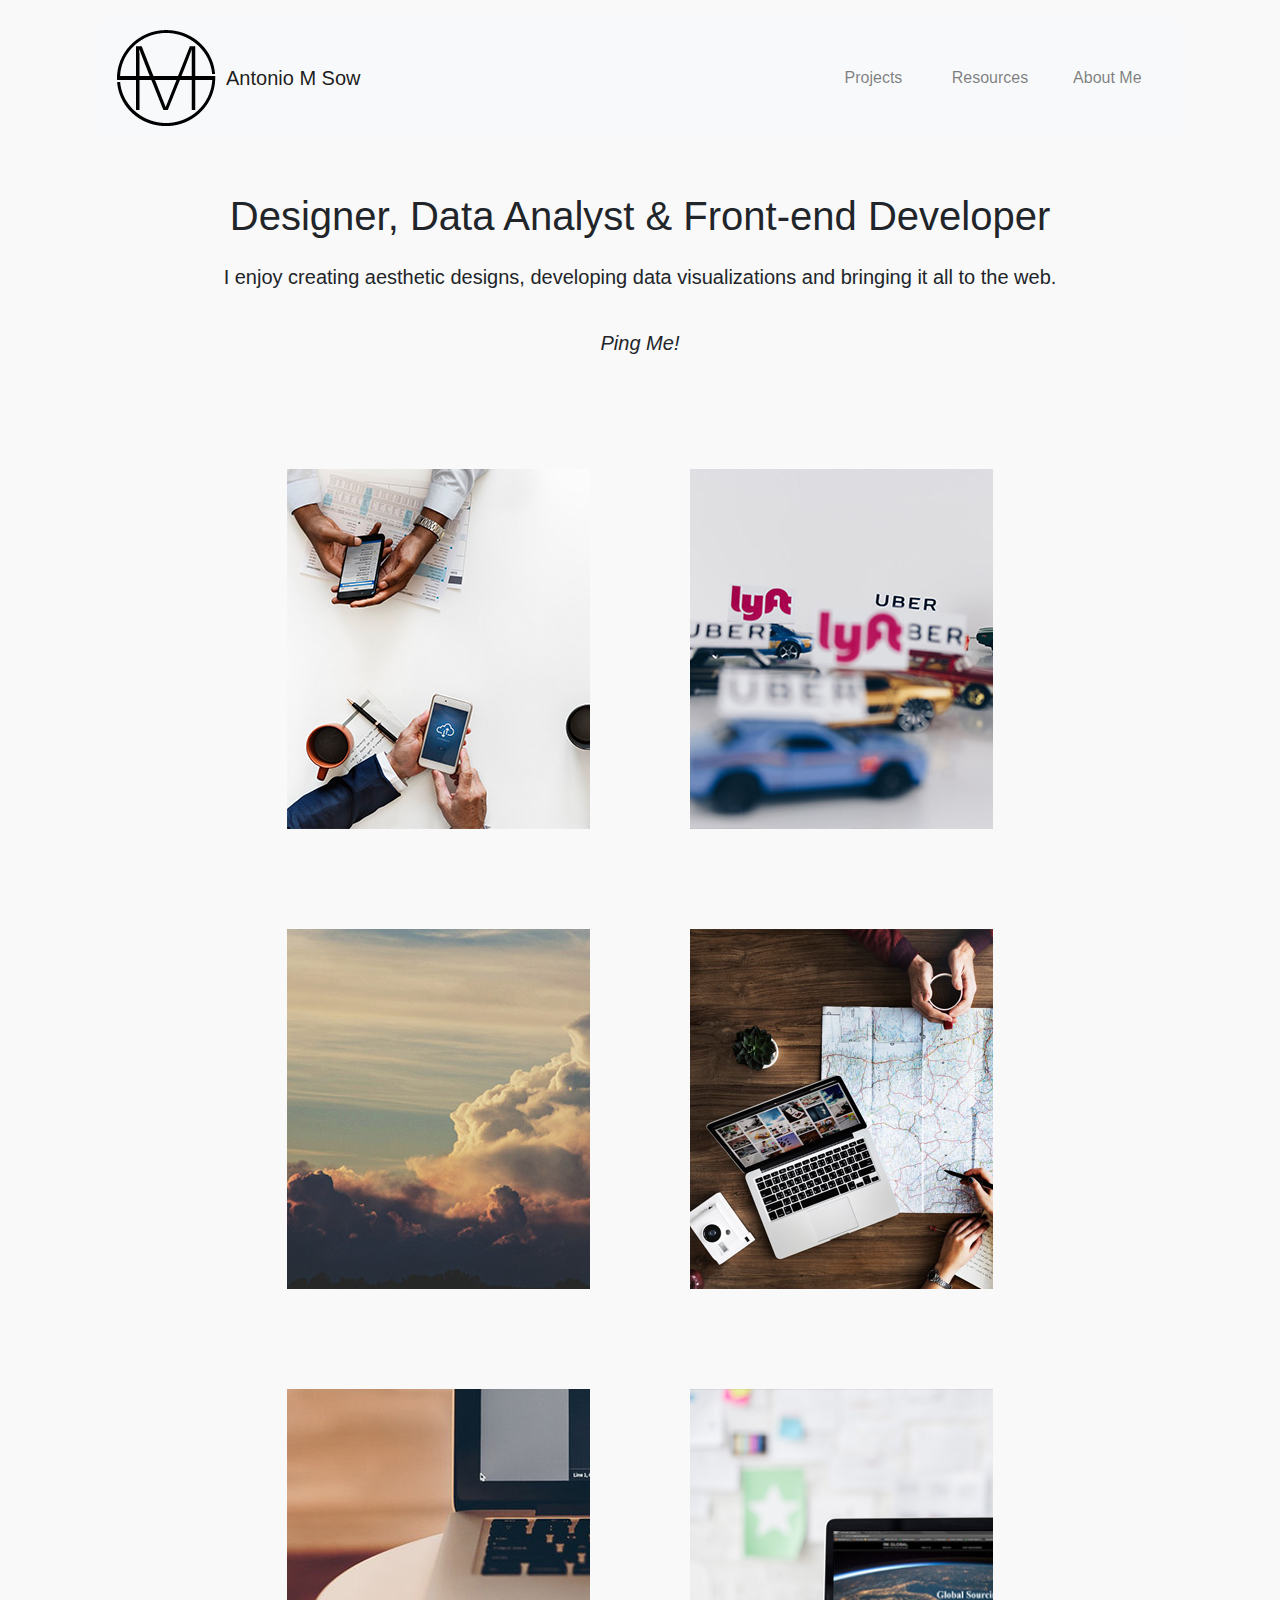
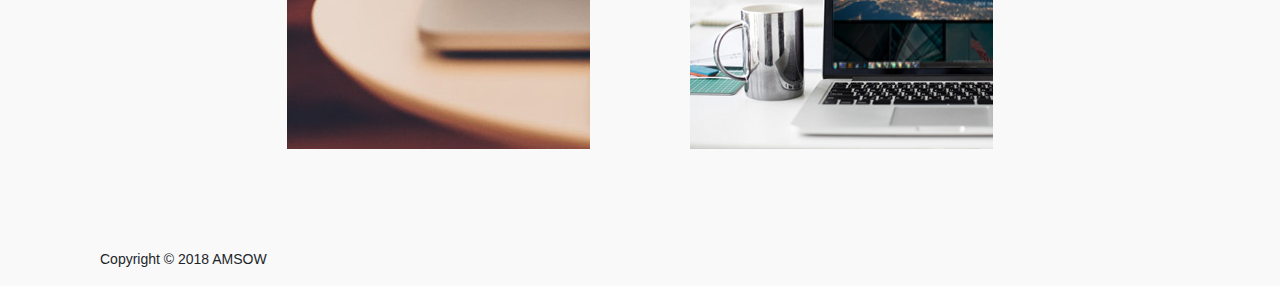
<file: index.html>
<!DOCTYPE html>
<html lang="en-us">
<head>
  <meta charset="UTF-8">
  <title>Antonio M Sow</title>
  <link rel="stylesheet" href="https://maxcdn.bootstrapcdn.com/bootstrap/4.0.0/css/bootstrap.min.css" integrity="sha384-Gn5384xqQ1aoWXA+058RXPxPg6fy4IWvTNh0E263XmFcJlSAwiGgFAW/dAiS6JXm" crossorigin="anonymous">
  <link rel="stylesheet" href="Assets/css/style.css">
  <link rel="stylesheet" href="https://use.fontawesome.com/releases/v5.2.0/css/all.css" integrity="sha384-hWVjflwFxL6sNzntih27bfxkr27PmbbK/iSvJ+a4+0owXq79v+lsFkW54bOGbiDQ" crossorigin="anonymous">
  <link rel="shortcut icon" type="image/x-icon" href="Assets/images/favicon.ico">
</head>

<body>
  <div class="amsow-header container-fluid">
      <nav class="navbar navbar-expand-lg navbar-light bg-light">
          <a href="/"><img src="Assets/images/mt-icon.png" class="amsow-brand"></a>
          <a class="navbar-brand" href="/">Antonio M Sow</a>
          <button class="navbar-toggler" type="button" data-toggle="collapse" data-target="#navbarNavDropdown" aria-controls="navbarNavDropdown" aria-expanded="false" aria-label="Toggle navigation">
              <span class="navbar-toggler-icon"></span>
          </button>
          <div id="navbarNavDropdown" class="navbar-collapse collapse">
              <ul class="navbar-nav mr-auto">
                  <!-- <li class="nav-item active">
                      <a class="nav-link" href="#">Home <span class="sr-only">(current)</span></a>
                  </li>
                  <li class="nav-item">
                      <a class="nav-link" href="#">Features</a>
                  </li>
                  <li class="nav-item">
                      <a class="nav-link" href="#">Pricing</a>
                  </li> -->
              </ul>
              <ul class="amsow-right navbar-nav cl-effect-1">
                  <li class="nav-item dropdown">
                      <a class="nav-link" href="" id="navbarDropdownMenuLink" data-toggle="dropdown" aria-haspopup="true" aria-expanded="false">
                        Projects
                      </a>
                      <!-- <div class="dropdown-menu" aria-labelledby="navbarDropdownMenuLink">
                          <a class="dropdown-item" href="#">New Sentiment Analysis</a>
                          <a class="dropdown-item" href="#">Ride Sharing Amalysis</a>
                          <a class="dropdown-item" href="#">Weather API</a>
                          <a class="dropdown-item" href="#">Geo Data API</a>
                          <a class="dropdown-item" href="#">Front-End Projects</a>
                      </div> -->
                  </li>
                  <li class="nav-item">
                      <a class="nav-link" href="http://amsow.com/resources">Resources</a>
                  </li>
                  <li class="nav-item">
                      <a class="nav-link" href="http://amsow.com/about-me">About Me</a>
                  </li>
                  <!-- <li class="nav-item">
                      <a class="nav-link" href="{{ url('/register') }}">Register</a>
                  </li> -->
              </ul>
          </div>
      </nav>
  </div>

  <div class="container-fluid amsow-grid">
    <div class="row amsow-h cl-effect-5">
      <div class="col-lg-12">
        <div class="amsow-main"><p>Designer, Data Analyst & Front-end Developer</p></div>
        <div class="amsow-2"><p>I enjoy creating aesthetic designs, developing data visualizations and bringing it all to the web.</p></div>
        <p><i> Ping Me! </i></p>
        <a href="mailto: sowantonio@gmail.com"><i class="fas fa-envelope"></i></a>
        <a href="https://www.linkedin.com/in/sowantonio/"><i class="fab fa-linkedin"></i></a>
        <a href="https://github.com/projectmt"><i class="fab fa-github-square"></i></a>
      </div>
    </div>
    <div class="row cl-effect-1">
      <div class="col-lg-2"></div>
      <div class="col-sm-12 col-lg-4 amsow-grid">
        <div class="hovereffect ">
            <img class="img-responsive" src="Assets/images/social.jpg" alt="">
                <div class="overlay">
                    <h2>News Sentiment Analysis</h2>
                    <p>Twitter News Feeds | Sentiment Analysis</p>
    				<p>
    					<a href="http://amsow.com/news">SEE MORE</a>
    				</p>
                </div>
        </div>
      </div>
      <div class="col-sm-12 col-lg-4 amsow-grid">
        <div class="hovereffect ">
            <img class="img-responsive" src="Assets/images/uber.jpg" alt="">
                <div class="overlay">
                    <h2>Uber | Lyft</h2>
                    <p>Ride Sharing Analysis</p>
    				<p>
    					<a href="https://github.com/projectmt/Matplotlib">SEE MORE</a>
    				</p>
                </div>
        </div>
      </div>
      <div class="col-lg-2"></div>
    </div>
    <div class="row cl-effect-1">
      <div class="col-lg-2"></div>
      <div class="col-sm-12 col-lg-4 amsow-grid">
        <div class="hovereffect ">
            <img class="img-responsive" src="Assets/images/weather.jpg" alt="">
                <div class="overlay">
                    <h2>Weather API</h2>
                    <p>Relationships Between Weather Patterns</p>
    				<p>
    					<a href="https://github.com/projectmt/APIs">SEE MORE</a>
    				</p>
                </div>
        </div>
      </div>
      <div class="col-sm-12 col-lg-4 amsow-grid">
        <div class="hovereffect ">
            <img class="img-responsive" src="Assets/images/geo.jpg" alt="">
                <div class="overlay">
                    <h2>Geo API</h2>
                    <p>Geo Data API Pull</p>
    				<p>
    					<a href="https://github.com/projectmt/Javascript">SEE MORE</a>
    				</p>
                </div>
        </div>
      </div>
      <div class="col-lg-2"></div>
    </div>
    <div class="row cl-effect-1">
      <div class="col-lg-2"></div>
      <div class="col-sm-12 col-lg-4 amsow-grid">
        <div class="hovereffect ">
            <img class="img-responsive" src="Assets/images/sql.jpg" alt="">
                <div class="overlay">
                    <h2>SQL Practice</h2>
                    <p>SQL Query Exercises</p>
            <p>
              <a href="https://github.com/projectmt/SQL">SEE MORE</a>
            </p>
                </div>
        </div>
      </div>
      <div class="col-sm-12 col-lg-4 amsow-grid">
        <div class="hovereffect ">
            <img class="img-responsive" src="Assets/images/front-end.jpg" alt="">
                <div class="overlay">
                    <h2>Digital Asset Mangement</h2>
                    <p>Front-end Web Development | Web Analytics</p>
            <p>
              <a href="#">SEE MORE</a>
            </p>
                </div>
        </div>
      </div>
      <div class="col-lg-2"></div>
    </div>
  </div>
</body>

<footer>
  <div class="container-fluid amsow-footer">
    <div class="row">
      <div class="col-sm-12 col-lg-12">
        <p>Copyright © 2018 AMSOW
      </div>
    </div>
  </div>
</footer>
<script src="https://code.jquery.com/jquery-3.2.1.slim.min.js" integrity="sha384-KJ3o2DKtIkvYIK3UENzmM7KCkRr/rE9/Qpg6aAZGJwFDMVNA/GpGFF93hXpG5KkN" crossorigin="anonymous"></script>
<script src="https://cdnjs.cloudflare.com/ajax/libs/popper.js/1.12.9/umd/popper.min.js" integrity="sha384-ApNbgh9B+Y1QKtv3Rn7W3mgPxhU9K/ScQsAP7hUibX39j7fakFPskvXusvfa0b4Q" crossorigin="anonymous"></script>
<script src="https://maxcdn.bootstrapcdn.com/bootstrap/4.0.0/js/bootstrap.min.js" integrity="sha384-JZR6Spejh4U02d8jOt6vLEHfe/JQGiRRSQQxSfFWpi1MquVdAyjUar5+76PVCmYl" crossorigin="anonymous"></script>

</html>
</file>
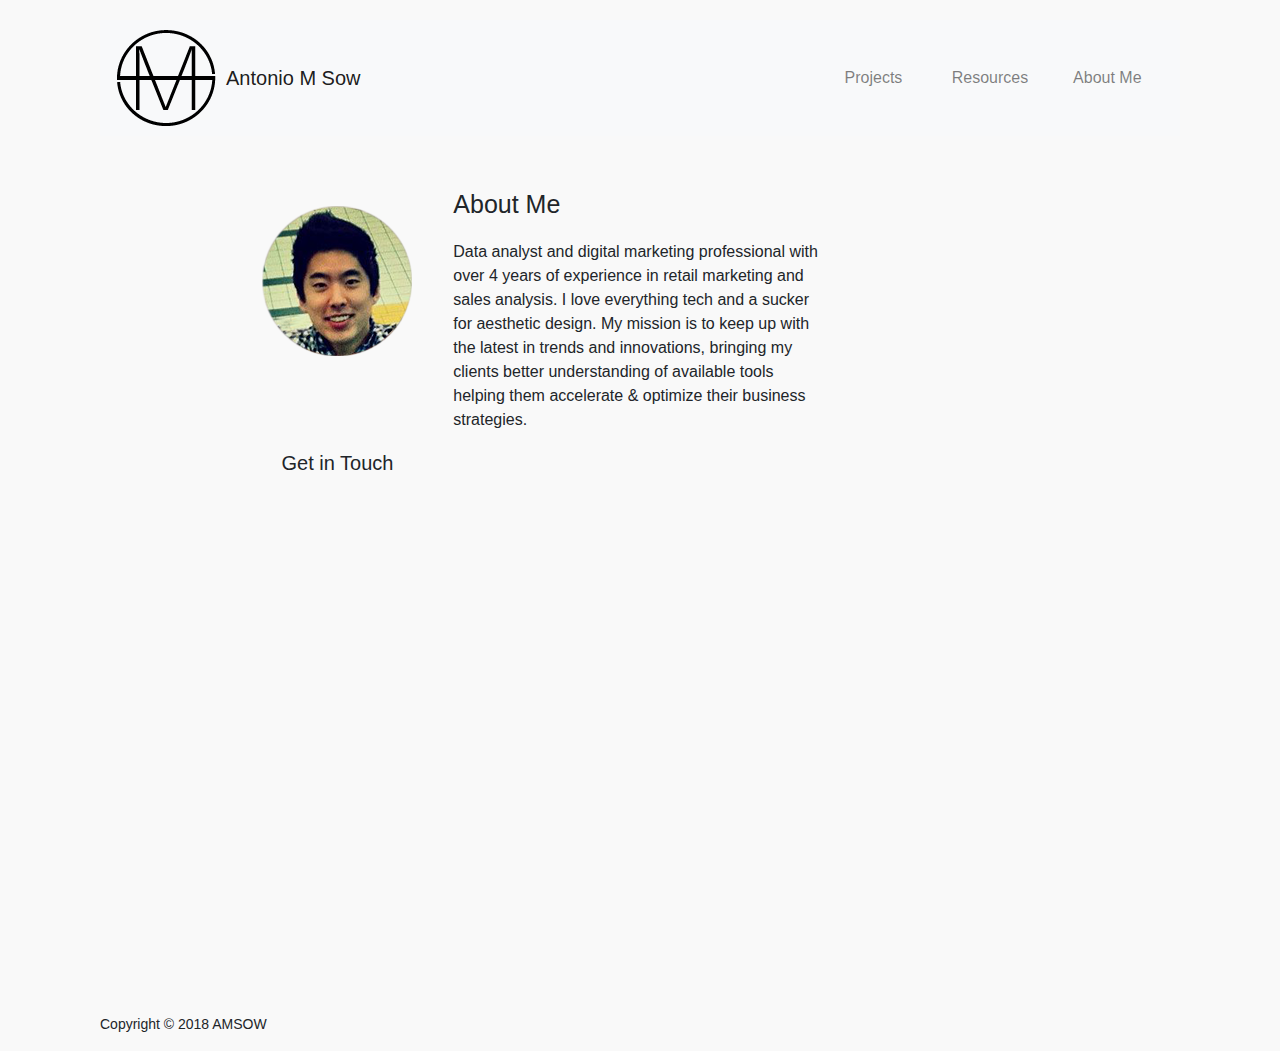
<file: about-me.html>
<!DOCTYPE html>
<html lang="en-us">
<head>
  <meta charset="UTF-8">
  <title>Antonio M Sow</title>
  <link rel="stylesheet" href="https://maxcdn.bootstrapcdn.com/bootstrap/4.0.0/css/bootstrap.min.css" integrity="sha384-Gn5384xqQ1aoWXA+058RXPxPg6fy4IWvTNh0E263XmFcJlSAwiGgFAW/dAiS6JXm" crossorigin="anonymous">
  <link rel="stylesheet" href="Assets/css/style.css">
  <link rel="stylesheet" href="https://use.fontawesome.com/releases/v5.2.0/css/all.css" integrity="sha384-hWVjflwFxL6sNzntih27bfxkr27PmbbK/iSvJ+a4+0owXq79v+lsFkW54bOGbiDQ" crossorigin="anonymous">
  <link rel="icon"
      type="image/png"
      href="Assets/images/mt-favicon.png">
</head>

<body>

  <div class="amsow-header container-fluid">
      <nav class="navbar navbar-expand-lg navbar-light bg-light">
          <img src="Assets/images/mt-icon.png">
          <a class="navbar-brand" href="/">Antonio M Sow</a>
          <button class="navbar-toggler" type="button" data-toggle="collapse" data-target="#navbarNavDropdown" aria-controls="navbarNavDropdown" aria-expanded="false" aria-label="Toggle navigation">
              <span class="navbar-toggler-icon"></span>
          </button>
          <div id="navbarNavDropdown" class="cl-effect-1 navbar-collapse collapse">
              <ul class="navbar-nav mr-auto">
                  <!-- <li class="nav-item active">
                      <a class="nav-link" href="#">Home <span class="sr-only">(current)</span></a>
                  </li>
                  <li class="nav-item">
                      <a class="nav-link" href="#">Features</a>
                  </li>
                  <li class="nav-item">
                      <a class="nav-link" href="#">Pricing</a>
                  </li> -->
              </ul>
              <ul class="amsow-right navbar-nav">
                  <li class="nav-item dropdown">
                      <a class="nav-link" href="" id="navbarDropdownMenuLink" data-toggle="dropdown" aria-haspopup="true" aria-expanded="false">
                        Projects
                      </a>
                      <div class="dropdown-menu" aria-labelledby="navbarDropdownMenuLink">
                        <a class="dropdown-item" href="#">New Sentiment Analysis</a>
                        <a class="dropdown-item" href="#">Ride Sharing Amalysis</a>
                        <a class="dropdown-item" href="#">Weather API</a>
                        <a class="dropdown-item" href="#">Geo Data API</a>
                        <a class="dropdown-item" href="#">Front-End Projects</a>
                      </div>
                  </li>
                  <li class="nav-item">
                      <a class="nav-link" href="http://amsow.com/resources">Resources</a>
                  </li>
                  <li class="nav-item">
                      <a class="nav-link" href="http://amsow.com/about-me">About Me</a>
                  </li>
                  <!-- <li class="nav-item">
                      <a class="nav-link" href="{{ url('/register') }}">Register</a>
                  </li> -->
              </ul>
          </div>
      </nav>
  </div>

  <div class="container-fluid amsow-grid">
    <div class="row">
      <div class="col-lg-2"></div>
      <div class="col-lg-2 profile-img">
        <img src="Assets/images/ams.png">
      </div>
      <div class="col-lg-4">
        <p class="amsow-pheader">About Me</p>
        <p> Data analyst and digital marketing professional with over 4 years of experience in retail marketing and sales analysis. I love everything tech and a sucker for aesthetic design. My mission is to keep up  with the latest in trends and innovations, bringing my clients better understanding of available tools helping them accelerate & optimize their business strategies.   </p>
      </div>
      <div class="col-lg-4"></div>
    </div>
    <div class="row">
      <div class="col-lg-2"></div>
      <div class="col-lg-2 amsow-psub">
        <p>Get in Touch</p>
        <a href="mailto: sowantonio@gmail.com"><i class="fas fa-envelope"></i></a>
        <a href="Assets/images/Antonio M Sow Resume .pdf"><i class="fas fa-file" title="Download Resume"></i></a>
        <a href="https://www.linkedin.com/in/sowantonio/"><i class="fab fa-linkedin"></i></a>
        <a href="https://github.com/projectmt"><i class="fab fa-github-square"></i></a>
      </div>
      <div class="col-lg-4">
        <p class="amsow-temp"></p>
        <p></p>
      </div>
      <div class="col-lg-4"></div>
    </div>
  </div>
</body>
<footer>
  <div class="container-fluid amsow-footer">
    <div class="row">
      <div class="col-lg-12">
        <p>Copyright © 2018 AMSOW
      </div>
    </div>
  </div>
</footer>
<script src="https://code.jquery.com/jquery-3.2.1.slim.min.js" integrity="sha384-KJ3o2DKtIkvYIK3UENzmM7KCkRr/rE9/Qpg6aAZGJwFDMVNA/GpGFF93hXpG5KkN" crossorigin="anonymous"></script>
<script src="https://cdnjs.cloudflare.com/ajax/libs/popper.js/1.12.9/umd/popper.min.js" integrity="sha384-ApNbgh9B+Y1QKtv3Rn7W3mgPxhU9K/ScQsAP7hUibX39j7fakFPskvXusvfa0b4Q" crossorigin="anonymous"></script>
<script src="https://maxcdn.bootstrapcdn.com/bootstrap/4.0.0/js/bootstrap.min.js" integrity="sha384-JZR6Spejh4U02d8jOt6vLEHfe/JQGiRRSQQxSfFWpi1MquVdAyjUar5+76PVCmYl" crossorigin="anonymous"></script>

</html>
</file>
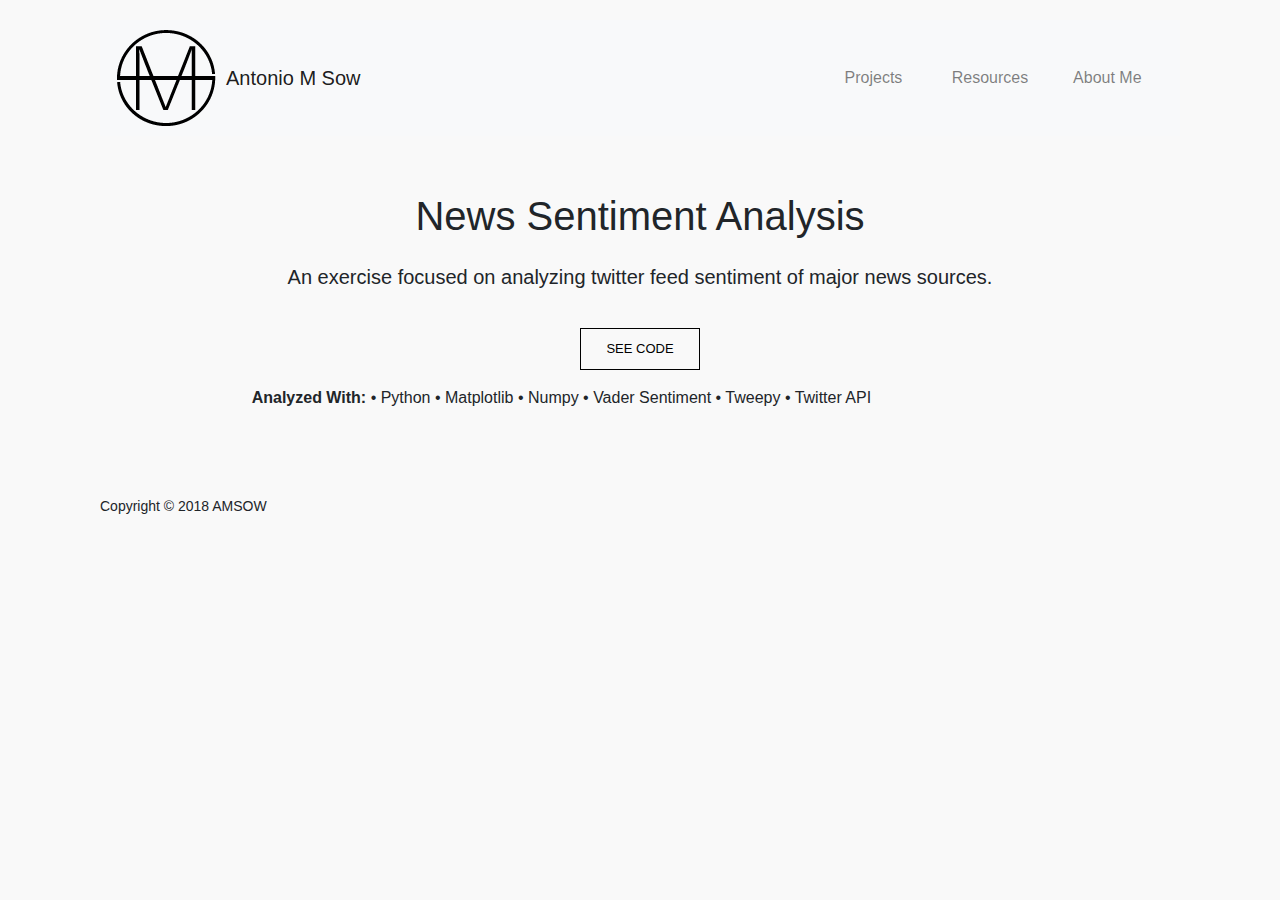
<file: news.html>
<!DOCTYPE html>
<html lang="en-us">
<head>
  <meta charset="UTF-8">
  <title>Antonio M Sow</title>
  <link rel="stylesheet" href="https://maxcdn.bootstrapcdn.com/bootstrap/4.0.0/css/bootstrap.min.css" integrity="sha384-Gn5384xqQ1aoWXA+058RXPxPg6fy4IWvTNh0E263XmFcJlSAwiGgFAW/dAiS6JXm" crossorigin="anonymous">
  <link rel="stylesheet" href="Assets/css/style.css">
  <link rel="stylesheet" href="https://use.fontawesome.com/releases/v5.2.0/css/all.css" integrity="sha384-hWVjflwFxL6sNzntih27bfxkr27PmbbK/iSvJ+a4+0owXq79v+lsFkW54bOGbiDQ" crossorigin="anonymous">
  <link rel="shortcut icon" type="image/x-icon" href="Assets/images/favicon.ico">
</head>

<body>
  <div class="amsow-header container-fluid">
      <nav class="navbar navbar-expand-lg navbar-light bg-light">
          <a href="/"><img src="Assets/images/mt-icon.png" class="amsow-brand"></a>
          <a class="navbar-brand" href="/">Antonio M Sow</a>
          <button class="navbar-toggler" type="button" data-toggle="collapse" data-target="#navbarNavDropdown" aria-controls="navbarNavDropdown" aria-expanded="false" aria-label="Toggle navigation">
              <span class="navbar-toggler-icon"></span>
          </button>
          <div id="navbarNavDropdown" class="navbar-collapse collapse">
              <ul class="navbar-nav mr-auto">
                  <!-- <li class="nav-item active">
                      <a class="nav-link" href="#">Home <span class="sr-only">(current)</span></a>
                  </li>
                  <li class="nav-item">
                      <a class="nav-link" href="#">Features</a>
                  </li>
                  <li class="nav-item">
                      <a class="nav-link" href="#">Pricing</a>
                  </li> -->
              </ul>
              <ul class="amsow-right navbar-nav cl-effect-1">
                  <li class="nav-item dropdown">
                      <a class="nav-link" href="" id="navbarDropdownMenuLink" data-toggle="dropdown" aria-haspopup="true" aria-expanded="false">
                        Projects
                      </a>
                      <!-- <div class="dropdown-menu" aria-labelledby="navbarDropdownMenuLink">
                          <a class="dropdown-item" href="#">New Sentiment Analysis</a>
                          <a class="dropdown-item" href="#">Ride Sharing Amalysis</a>
                          <a class="dropdown-item" href="#">Weather API</a>
                          <a class="dropdown-item" href="#">Geo Data API</a>
                          <a class="dropdown-item" href="#">Front-End Projects</a>
                      </div> -->
                  </li>
                  <li class="nav-item">
                      <a class="nav-link" href="http://amsow.com/resources">Resources</a>
                  </li>
                  <li class="nav-item">
                      <a class="nav-link" href="http://amsow.com/about-me">About Me</a>
                  </li>
                  <!-- <li class="nav-item">
                      <a class="nav-link" href="{{ url('/register') }}">Register</a>
                  </li> -->
              </ul>
          </div>
      </nav>
  </div>

  <div class="container-fluid amsow-grid">
    <div class="row amsow-h">
      <div class="col-lg-12">
        <div class="amsow-main"><p>News Sentiment Analysis</p></div>
        <div class="amsow-2"><p>An exercise focused on analyzing twitter feed sentiment of major news sources.</p></div>
        <a href="https://github.com/projectmt/Social-Analytics"><div class="code-button"><p>SEE CODE</p></div></a>
      </div>
    </div>
    <div class="row">
      <div class="col-lg-2"></div>
      <div class="col-lg-8">
        <div class="amsow-2"><strong><p>Analyzed With:</strong> • Python • Matplotlib • Numpy • Vader Sentiment • Tweepy • Twitter API </p></div>
      </div>
      <div class="col-lg-2"></div>
    </div>
  </div>
</body>

<footer>
  <div class="container-fluid amsow-footer">
    <div class="row">
      <div class="col-sm-12 col-lg-12">
        <p>Copyright © 2018 AMSOW
      </div>
    </div>
  </div>
</footer>
<script src="https://code.jquery.com/jquery-3.2.1.slim.min.js" integrity="sha384-KJ3o2DKtIkvYIK3UENzmM7KCkRr/rE9/Qpg6aAZGJwFDMVNA/GpGFF93hXpG5KkN" crossorigin="anonymous"></script>
<script src="https://cdnjs.cloudflare.com/ajax/libs/popper.js/1.12.9/umd/popper.min.js" integrity="sha384-ApNbgh9B+Y1QKtv3Rn7W3mgPxhU9K/ScQsAP7hUibX39j7fakFPskvXusvfa0b4Q" crossorigin="anonymous"></script>
<script src="https://maxcdn.bootstrapcdn.com/bootstrap/4.0.0/js/bootstrap.min.js" integrity="sha384-JZR6Spejh4U02d8jOt6vLEHfe/JQGiRRSQQxSfFWpi1MquVdAyjUar5+76PVCmYl" crossorigin="anonymous"></script>

</html>
</file>
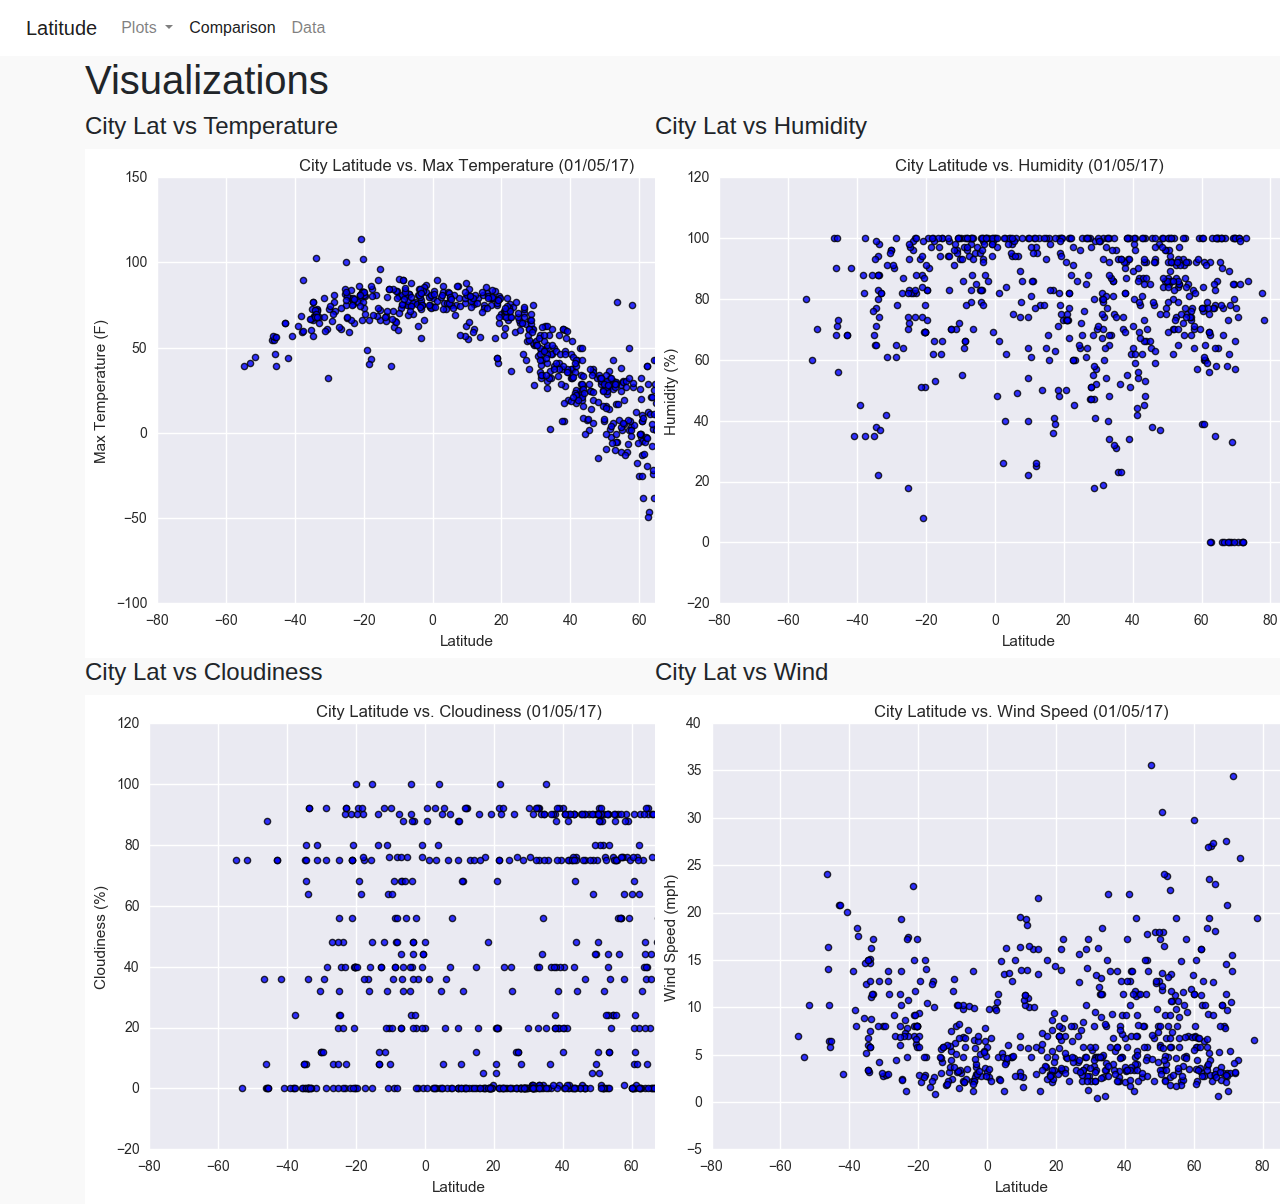
<file: plots.html>
<!DOCTYPE html>
<html lang="en-us">
<head>
  <meta charset="UTF-8">
  <title>Plots Page</title>
  <link rel="stylesheet" href="https://maxcdn.bootstrapcdn.com/bootstrap/4.0.0/css/bootstrap.min.css" integrity="sha384-Gn5384xqQ1aoWXA+058RXPxPg6fy4IWvTNh0E263XmFcJlSAwiGgFAW/dAiS6JXm" crossorigin="anonymous">
  <link rel="stylesheet" href="Assets/css/style.css">
</head>

<body>

<nav class="navbar navbar-expand-lg navbar-light bg-white navbar-fixed-top">
  <a class="navbar-brand" href="#">Latitude</a>
  <button class="navbar-toggler" type="button" data-toggle="collapse" data-target="#navbarSupportedContent" aria-controls="navbarSupportedContent" aria-expanded="true" aria-label="Toggle navigation">
    <span class="navbar-toggler-icon"></span>
  </button>

  <div class="collapse navbar-collapse" id="navbarSupportedContent">
    <ul class="navbar-nav mr-auto navbar-right">
      <li class="nav-item dropdown">
        <a class="nav-link dropdown-toggle" href="#" id="navbarDropdown" role="button" data-toggle="dropdown" aria-haspopup="true" aria-expanded="true">
          Plots
        </a>
        <div class="dropdown-menu" aria-labelledby="navbarDropdown">
          <a class="dropdown-item" href="#">Max Temperature</a>
          <a class="dropdown-item" href="#">Humidity</a>
          <a class="dropdown-item" href="#">Cloudiness</a>
          <a class="dropdown-item" href="#">Wind Speed</a>
      </li>
      <li class="nav-item active">
        <a class="nav-link" href="#">Comparison <span class="sr-only">(current)</span></a>
      </li>
      <li class="nav-item">
        <a class="nav-link" href="#">Data</a>
      </li>
    </ul>
  </div>
</nav>
</div>

<div class="container">

  <div class="row">

      <div class="col-lg-12 plotbox">

        <div class="row">

          <div class="col-lg-12">
            <h1> Visualizations </hi>
          </div>
        </div>

          <div class="row plots">
            <div class="col-lg-6">
              <div class="plotcell">
                <h4>City Lat vs Temperature</h4>
                <img src="images/lat_vs_temp.png">
              </div>
            </div>
            <div class="col-lg-6">
              <div class="plotcell">
                <h4>City Lat vs Humidity</h4>
                <img src="images/lat_vs_humidity.png">
              </div>
            </div>
          </div>

          <div class="row plots">
            <div class="col-lg-6">
              <div class="plotcell">
                <h4>City Lat vs Cloudiness</h4>
                <img src="images/lat_vs_cloud.png">
              </div>
            </div>
            <div class="col-lg-6">
              <div class="plotcell">
                <h4>City Lat vs Wind</h4>
                <img src="images/lat_vs_wind.png">
              </div>
            </div>
          </div>
        </div>
      </div>
    </div>
  </div>






</div>
</body>
<footer>
</footer>
<script src="https://code.jquery.com/jquery-3.2.1.slim.min.js" integrity="sha384-KJ3o2DKtIkvYIK3UENzmM7KCkRr/rE9/Qpg6aAZGJwFDMVNA/GpGFF93hXpG5KkN" crossorigin="anonymous"></script>
<script src="https://cdnjs.cloudflare.com/ajax/libs/popper.js/1.12.9/umd/popper.min.js" integrity="sha384-ApNbgh9B+Y1QKtv3Rn7W3mgPxhU9K/ScQsAP7hUibX39j7fakFPskvXusvfa0b4Q" crossorigin="anonymous"></script>
<script src="https://maxcdn.bootstrapcdn.com/bootstrap/4.0.0/js/bootstrap.min.js" integrity="sha384-JZR6Spejh4U02d8jOt6vLEHfe/JQGiRRSQQxSfFWpi1MquVdAyjUar5+76PVCmYl" crossorigin="anonymous"></script>

</html>
</file>
<file: Assets/css/style.css>
body {
  background-color:#f9f9f9;
}

.amsow-grid img {
  margin-left: auto;
  margin-right: auto;
}

.fab {
  font-size: 30px;
  padding-right:10px;
  padding-left:10px;
}

.fas {
  font-size: 30px;
  padding-right:10px;
  padding-left:10px;
}

.profile-img {
  padding-top:20px;
  text-align:center;
}

.amsow-h {
  text-align:center;
}

.amsow-h a {
  color:#404040;
}

.amsow-h p {
  font-size:20px;
}

.amsow-h a:hover {
  color:#989898;
  text-decoration:none;
}

.amsow-main p {
  font-size:40px;
}

.amsow-main2 p {
  font-size:30px;
  text-align: center;
}

.amsow-2 p {
  padding-bottom:20px;
}

.amsow-pheader {
  font-size:25px;
}

.amsow-psub {
  font-size:20px;
  text-align:center;
}

.amsow-psub i {
  color:#404040;
}

.amsow-psub i:hover {
  color:#989898;
}

.amsow-temp {
  min-height: 500px;
}

.code-button {
  width:120px;
  margin:auto;
}

.code-button p {
  border:1px solid black;
  padding:10px 20px 10px 20px;
  font-size:13px;
  color:black;
}

.code-button p:hover {
  border:1px solid black;
  padding:10px 20px 10px 20px;
  font-size:13px;
  color:white;
  background-color:#404040;
}

.navbar-brand {
  padding-left:10px;
}

.amsow-header {
  background-color:#f9f9f9;
  padding-left:100px;
  padding-right:100px;
  padding-top:20px;
}

.amsow-footer {
  padding-left:100px;
  padding-right:100px;
}

.amsow-footer p{
  font-size:14px;
}

.amsow-right li {
  padding-left: 20px 0 20px 0;
}

.amsow-title {
  text-align:center;
}

/* Effect 1: Brackets */
.cl-effect-1 a::before,
.cl-effect-1 a::after {
	display: inline-block;
	opacity: 0;
	-webkit-transition: -webkit-transform 0.3s, opacity 0.2s;
	-moz-transition: -moz-transform 0.3s, opacity 0.2s;
	transition: transform 0.3s, opacity 0.2s;
}

.cl-effect-1 a::before {
	margin-right: 10px;
	content: '[';
	-webkit-transform: translateX(20px);
	-moz-transform: translateX(20px);
	transform: translateX(20px);
}

.cl-effect-1 a::after {
	margin-left: 10px;
	content: ']';
	-webkit-transform: translateX(-20px);
	-moz-transform: translateX(-20px);
	transform: translateX(-20px);
}

.cl-effect-1 a:hover::before,
.cl-effect-1 a:hover::after,
.cl-effect-1 a:focus::before,
.cl-effect-1 a:focus::after {
	opacity: 1;
	-webkit-transform: translateX(0px);
	-moz-transform: translateX(0px);
	transform: translateX(0px);
}

.dropdown-menu {
    position: absolute;
    top: 100%;
    left: 0;
    z-index: 1000;
    display: none;
    float: left;
    min-width: 160px;
    padding: 5px 0;
    margin: 2px 0 0;
    font-size: 14px;
    text-align: left;
    list-style: none;
    background-color: #fff;
    -webkit-background-clip: padding-box;
    background-clip: padding-box;
    border: 1px solid #ccc;
    border: 1px solid rgba(0,0,0,.15);
    -webkit-box-shadow: 0;
    box-shadow: 0;
  }

.amsow-grid {
  display: block;
  margin-left: auto;
  margin-right: auto;
  padding:50px;
}

.hovereffect {
  width: 100%;
  height: 100%;
  float: left;
  overflow: hidden;
  position: relative;
  text-align: center;
  cursor: default;
}

.hovereffect .overlay {
  position: absolute;
  overflow: hidden;
  width: 80%;
  height: 80%;
  left: 10%;
  top: 10%;
  border-bottom: 1px solid #FFF;
  border-top: 1px solid #FFF;
  -webkit-transition: opacity 0.35s, -webkit-transform 0.35s;
  transition: opacity 0.35s, transform 0.35s;
  -webkit-transform: scale(0,1);
  -ms-transform: scale(0,1);
  transform: scale(0,1);
}

.hovereffect:hover .overlay {
  opacity: 1;
  filter: alpha(opacity=100);
  -webkit-transform: scale(1);
  -ms-transform: scale(1);
  transform: scale(1);
}

.hovereffect img {
  display: block;
  position: relative;
  -webkit-transition: all 0.35s;
  transition: all 0.35s;
}

.hovereffect:hover img {
  filter: url('data:image/svg+xml;charset=utf-8,<svg xmlns="http://www.w3.org/2000/svg"><filter id="filter"><feComponentTransfer color-interpolation-filters="sRGB"><feFuncR type="linear" slope="0.6" /><feFuncG type="linear" slope="0.6" /><feFuncB type="linear" slope="0.6" /></feComponentTransfer></filter></svg>#filter');
  filter: brightness(0.6);
  -webkit-filter: brightness(0.6);
}

.hovereffect h2 {
  text-transform: uppercase;
  text-align: center;
  position: relative;
  font-size: 17px;
  background-color: transparent;
  color: #FFF;
  padding: 80px 0 0 0;
  opacity: 0;
  filter: alpha(opacity=0);
  -webkit-transition: opacity 0.35s, -webkit-transform 0.35s;
  transition: opacity 0.35s, transform 0.35s;
  -webkit-transform: translate3d(0,-100%,0);
  transform: translate3d(0,-100%,0);
}

.hovereffect a, .hovereffect p {
  color: #FFF;
  padding: 1em 0;
  opacity: 0;
  filter: alpha(opacity=0);
  -webkit-transition: opacity 0.35s, -webkit-transform 0.35s;
  transition: opacity 0.35s, transform 0.35s;
  -webkit-transform: translate3d(0,100%,0);
  transform: translate3d(0,100%,0);
}

.hovereffect:hover a, .hovereffect:hover p, .hovereffect:hover h2 {
  opacity: 1;
  filter: alpha(opacity=100);
  -webkit-transform: translate3d(0,0,0);
  transform: translate3d(0,0,0);
  text-decoration: none;
}

@media only screen
and (min-device-width : 375px)
and (max-device-width : 667px) {
  .fab {
    font-size: 70px;
    padding-right:15px;
    padding-left:15px;
  }

  .fas {
    font-size: 70px;
    padding-right:15px;
    padding-left:15px;
  }
  .hovereffect img {
    display: block;
    position: relative;
    -webkit-transition: all 0.35s;
    transition: all 0.35s;
    min-height: 550px;
  }

  .amsow-h p {
    font-size: 40px;
  }

  .amsow-main p {
    font-size: 70px;
  }

  .amsow-2 p {
    font-size: 40px;
  }

  .navbar-brand {
    display: inline-block;
    padding-top: .3125rem;
    padding-bottom: .3125rem;
    margin-right: 1rem;
    font-size: 2.5rem;
    line-height: inherit;
    white-space: nowrap;
  }

  .navbar-toggler-icon {
    display: inline-block;
    width: 4em;
    height: 4em;
    vertical-align: middle;
    content: "";
    background: no-repeat center center;
    background-size: 100% 100%;
  }

  .navbar-light .navbar-nav .nav-link {
    color: rgba(0,0,0,.5);
    font-size: 40px;
  }

  .hovereffect h2 {
    font-size: 40px;
  }

  .hovereffect a, .hovereffect p {
    font-size: 30px;
  }

  .amsow-header {
    padding-top: 60px;
  }

  .amsow-pheader {
    font-size: 60px;
  }

  .about-me {
    font-size: 45px;
  }

  .profile-img {
    padding-bottom:30px;
  }

  .profile-img img{
    width: 300px;
    height: 300px;
  }

  .amsow-psub p {
    padding-top:30px;
    font-size: 40px;
  }

  a .amsow-brand {
    height:50px;
    padding-left:20px;
  }

  .code-button p {
    border: 1px solid black;
    padding: 10px 20px 10px 20px;
    font-size: 25px;
    color: black;
  }

  .code-button {
    width: 200px;
    margin: auto;
  }
}
</file>
